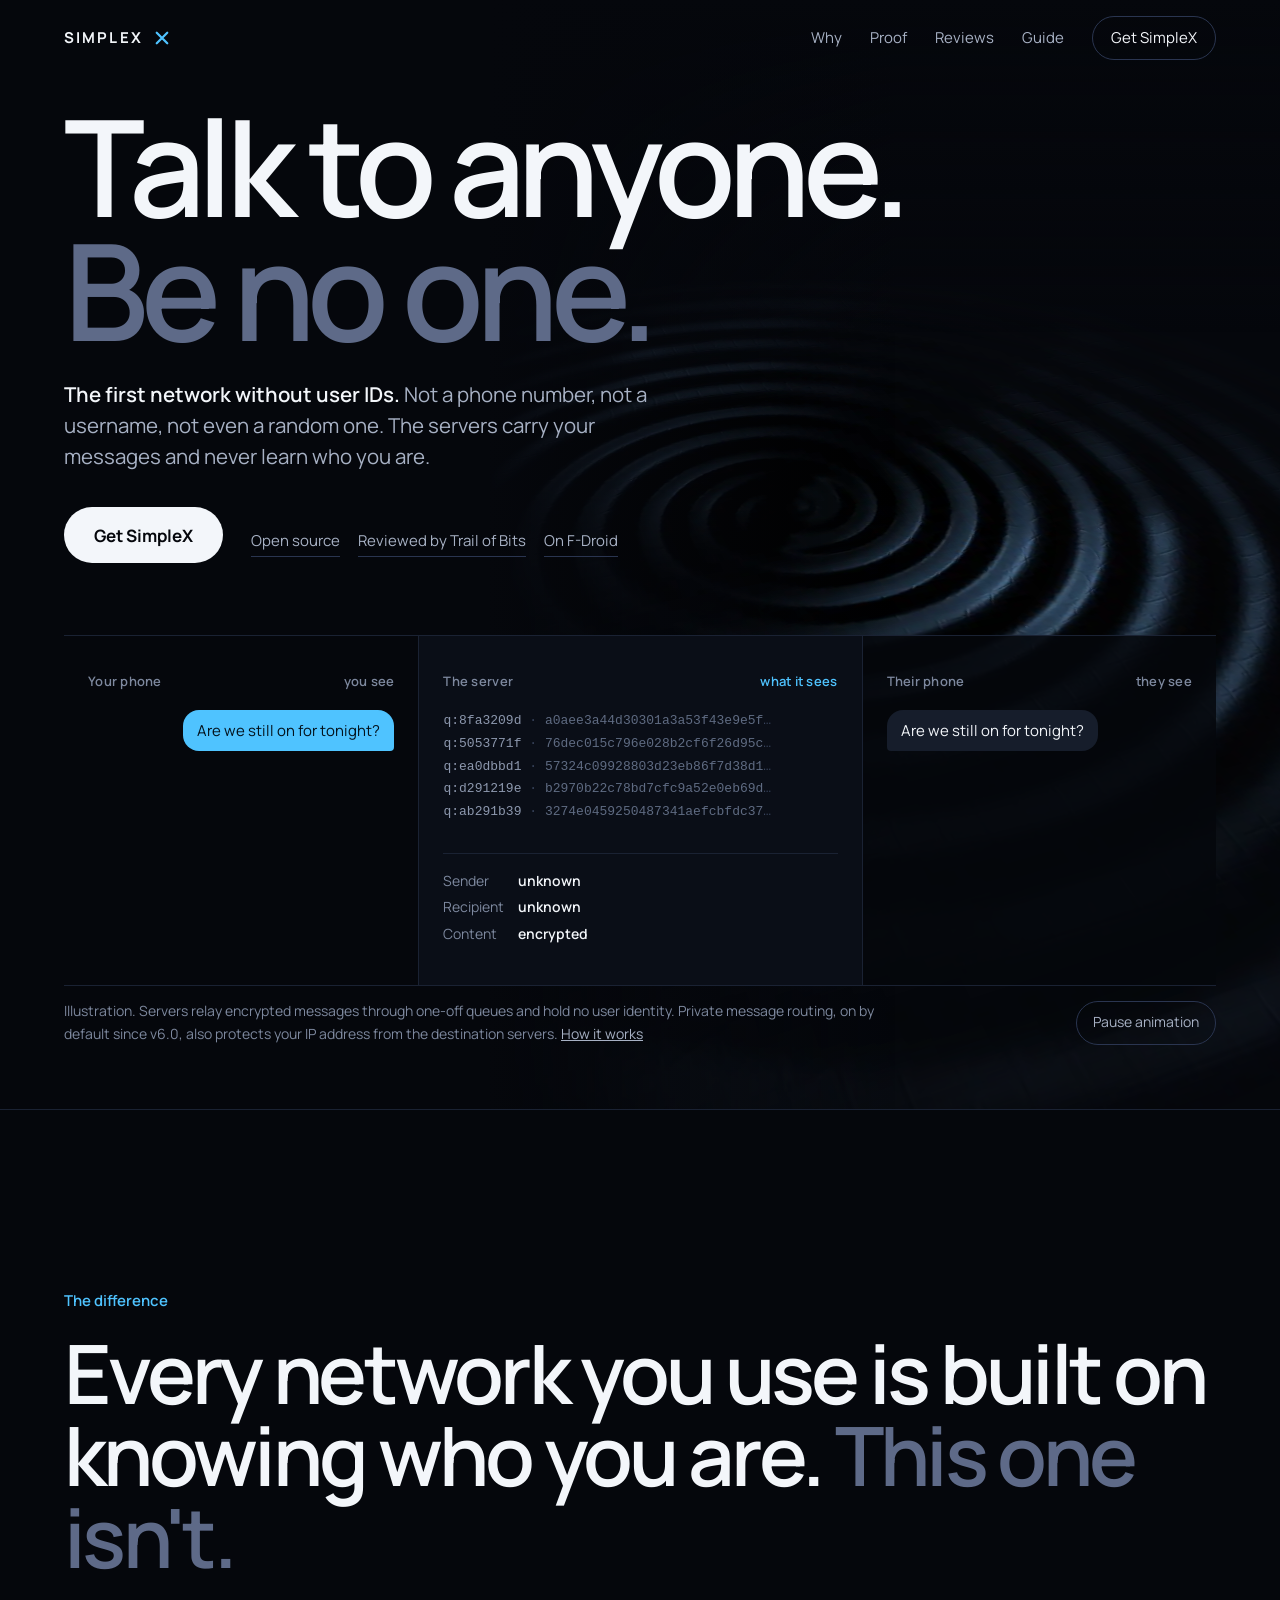
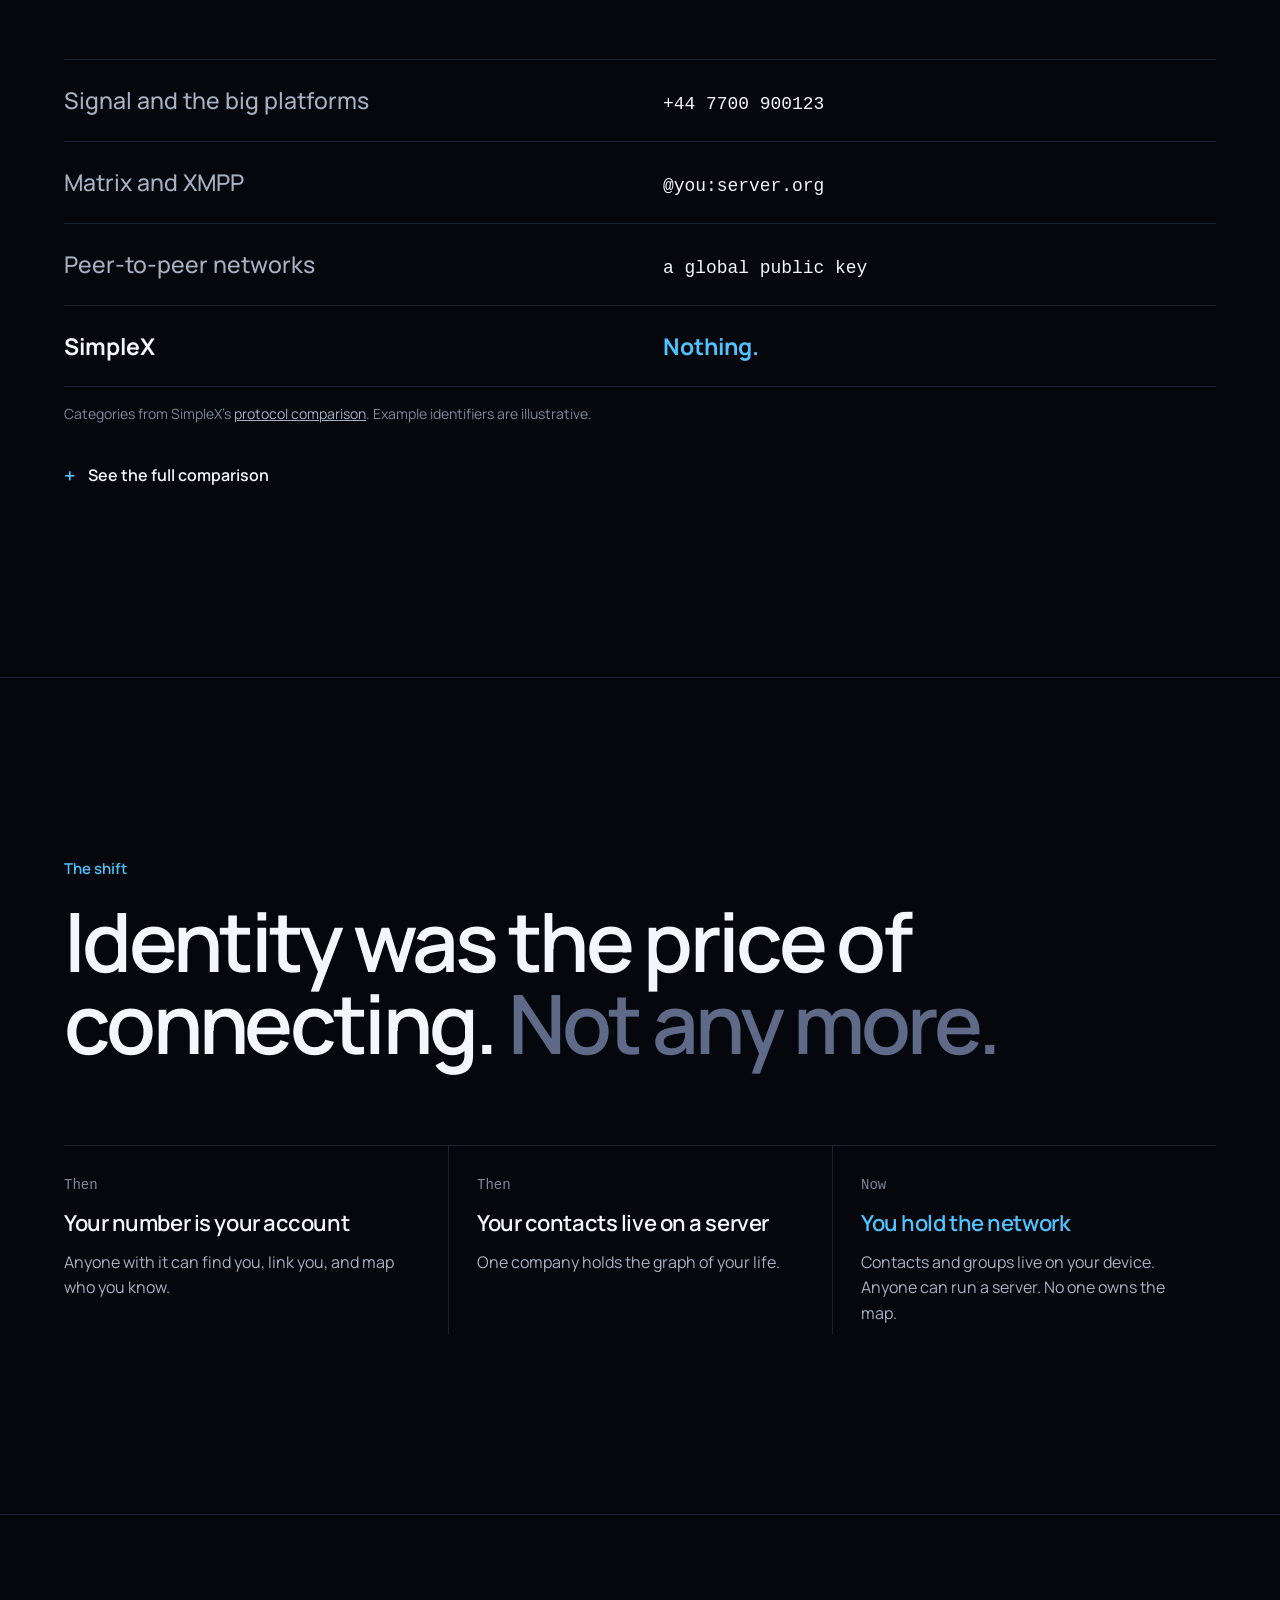
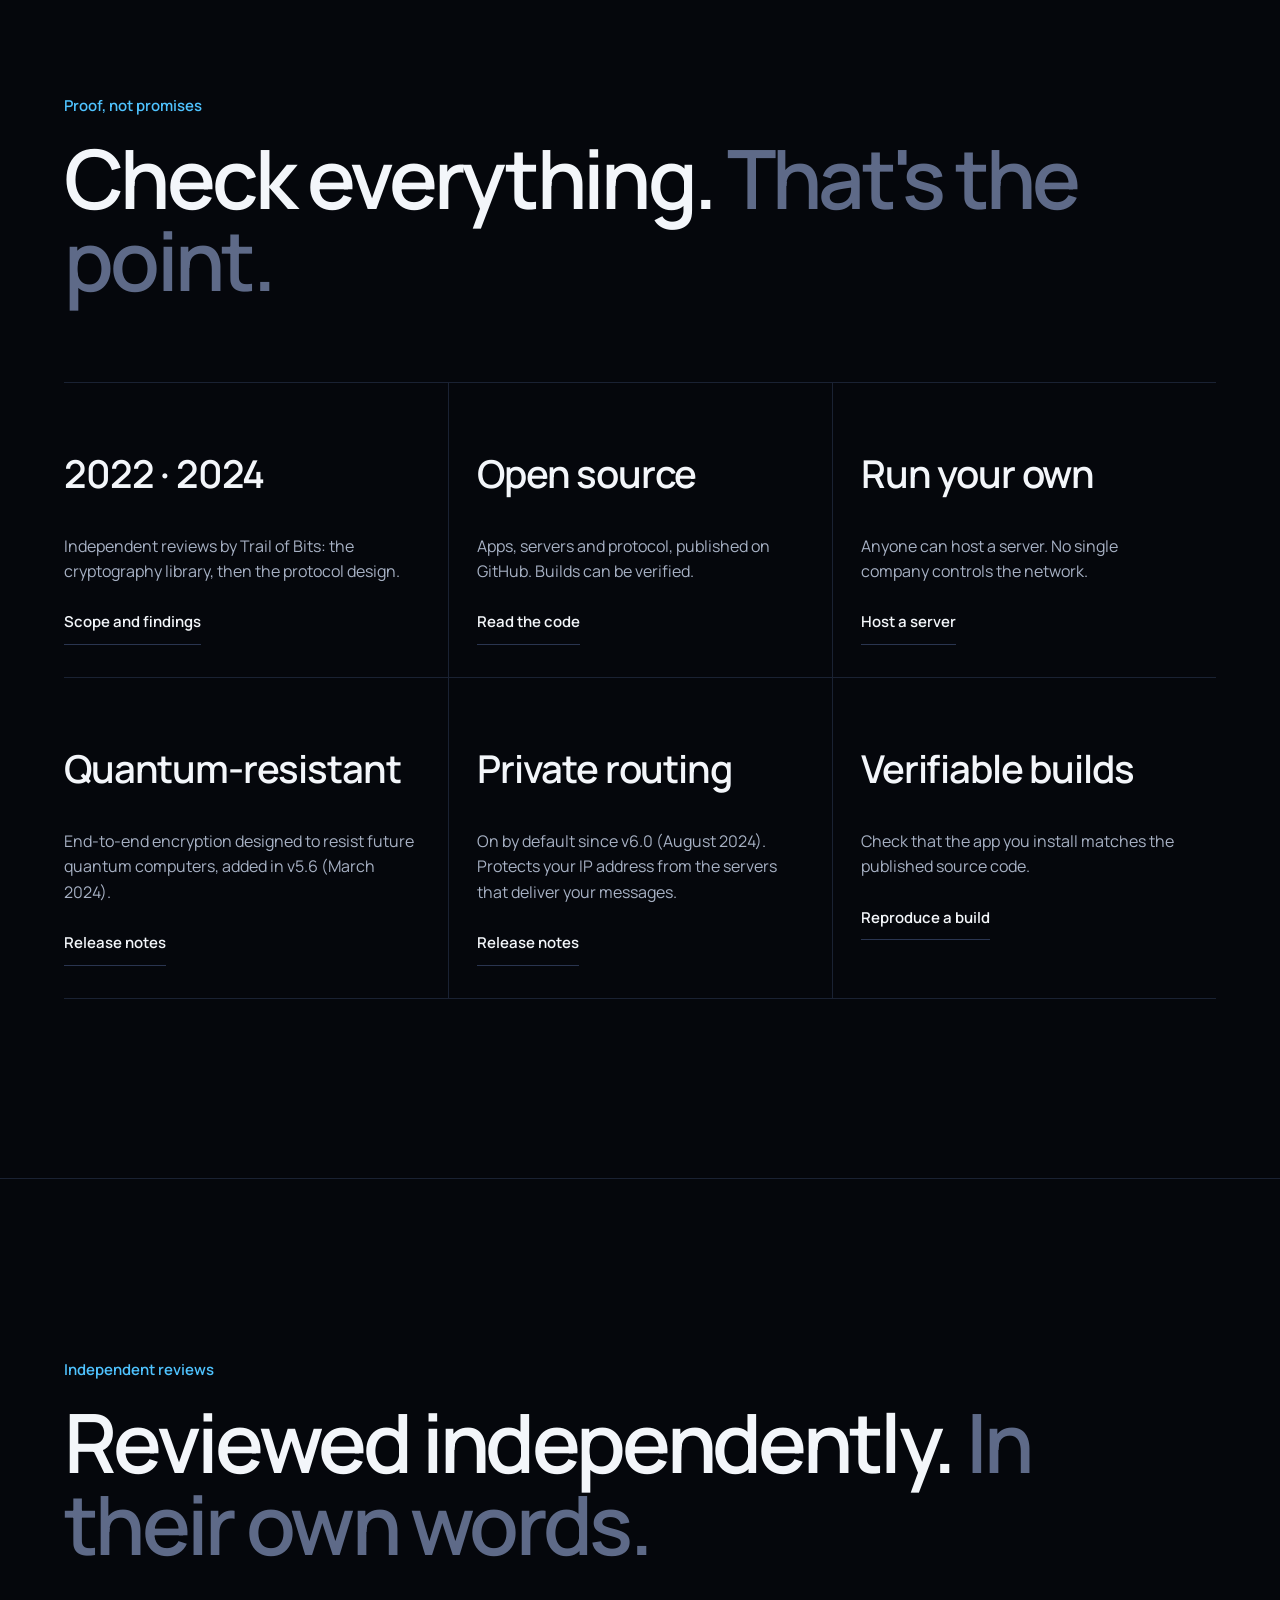
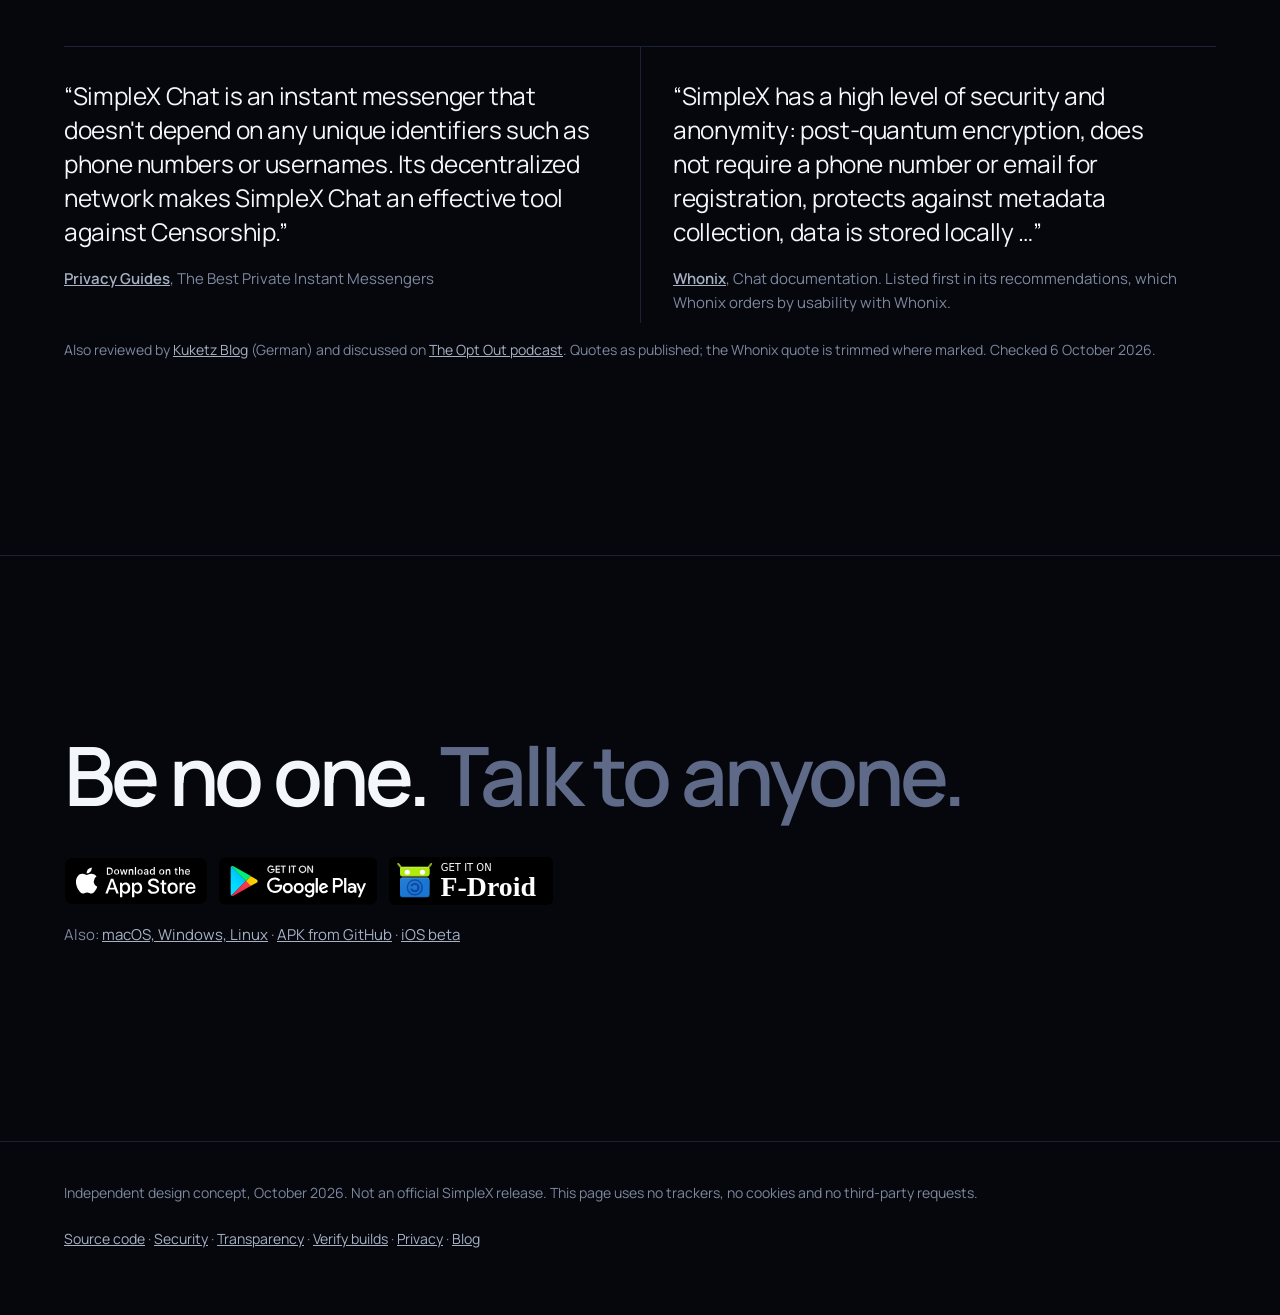
<file: index.html>
<!doctype html>
<html lang="en">
<head>
<meta charset="utf-8">
<meta name="viewport" content="width=device-width, initial-scale=1">
<title>SimpleX: talk to anyone, be no one</title>
<meta name="description" content="The first network without user IDs. Not a number, not a username, not even a random one. Independent design concept, not the official site.">
<meta name="theme-color" content="#05070C">
<meta property="og:type" content="website">
<meta property="og:title" content="SimpleX: talk to anyone, be no one">
<meta property="og:description" content="The first network without user IDs. Not a number, not a username, not even a random one.">
<link rel="icon" href="data:image/svg+xml,%3Csvg xmlns='http://www.w3.org/2000/svg' viewBox='0 0 24 24'%3E%3Crect width='24' height='24' rx='6' fill='%2305070C'/%3E%3Cpath d='M7 7l10 10M17 7L7 17' stroke='%234FC3FF' stroke-width='2.6' stroke-linecap='round'/%3E%3C/svg%3E">
<link rel="stylesheet" href="assets/manrope.css">
<script>document.documentElement.className+=" js"</script>
<style>
:root{
  --bg:#05070C; --bg-2:#0A0E17; --line:#1A2233;
  --text:#F3F6FA; --soft:#A7B1C4; --faint:#7D889E;
  --accent:#4FC3FF; --accent-ink:#04121C;
  --font:"Manrope",system-ui,-apple-system,"Segoe UI",Roboto,"Noto Sans",sans-serif;
  --mono:ui-monospace,SFMono-Regular,Menlo,Consolas,"Liberation Mono",monospace;
  --gutter:clamp(20px,5vw,72px); --max:1240px;
}
*{box-sizing:border-box}
html{background:var(--bg)}
body{margin:0;background:var(--bg);color:var(--text);font-family:var(--font);font-size:18px;line-height:1.6;-webkit-font-smoothing:antialiased}
a{color:inherit}
:focus-visible{outline:2px solid var(--accent);outline-offset:4px;border-radius:6px}
.wrap{max-width:calc(var(--max) + 2*var(--gutter));margin:0 auto;padding:0 var(--gutter)}
.skip{position:absolute;left:-999px}.skip:focus{left:12px;top:12px;background:var(--text);color:var(--bg);padding:8px 12px;z-index:9}
.vh{position:absolute;width:1px;height:1px;overflow:hidden;clip:rect(0 0 0 0);white-space:nowrap}

/* Header: almost nothing */
header{position:absolute;inset:0 0 auto;z-index:5}
.bar{display:flex;align-items:center;justify-content:space-between;height:76px}
.mark{display:inline-flex;align-items:center;min-height:44px;gap:10px;text-decoration:none;font-weight:700;letter-spacing:.14em;font-size:15px}
.mark svg{width:18px;height:18px;color:var(--accent)}
.bar nav{display:flex;gap:28px;align-items:center;font-size:15px}
.bar nav a{text-decoration:none;color:var(--soft);min-height:44px;display:inline-flex;align-items:center}
.bar nav a:hover{color:var(--text)}
.bar nav .get{color:var(--text);border:1px solid #2A3550;border-radius:999px;padding:0 18px}
.bar nav .get:hover{border-color:var(--text)}

/* HERO */
.hero{min-height:100svh;display:grid;align-content:center;padding:104px 0 64px}
.hero > .wrap{width:100%}
.hero h1{margin:0;font-weight:600;font-size:clamp(56px,10.5vw,156px);line-height:.92;letter-spacing:-0.055em}
.hero h1 .dim{color:var(--text);transition:color .8s}
.hero h1 .dim.pre{color:#5E6A88}
.hero .lede{margin:28px 0 0;max-width:30em;font-size:clamp(18px,1.6vw,22px);color:var(--soft);line-height:1.5}
.hero .lede b{color:var(--text);font-weight:600}
.cta{display:flex;flex-wrap:wrap;align-items:center;gap:14px 28px;margin-top:36px}
.btn{display:inline-flex;align-items:center;gap:10px;min-height:56px;padding:0 30px;border-radius:999px;background:var(--text);color:var(--bg);font-weight:700;text-decoration:none;font-size:17px;transition:transform .2s}
.btn:hover{transform:translateY(-1px)}
.btn:active{transform:none}
.proofline{display:flex;flex-wrap:wrap;gap:6px 18px;font-size:15px;color:var(--faint)}
.proofline{margin:0}
.proofline a{color:var(--soft);text-decoration:none;display:inline-flex;align-items:flex-end;min-height:44px;padding-bottom:4px;background:linear-gradient(#2A3550,#2A3550) left bottom/100% 1px no-repeat}
.proofline a:hover{background-image:linear-gradient(var(--text),var(--text))}
.proofline a:hover{color:var(--text)}

/* DEMO: what the server sees */
.demo{margin-top:clamp(48px,6vw,72px);display:grid;grid-template-columns:1fr 1.25fr 1fr;gap:0;align-items:stretch;border-top:1px solid var(--line);border-bottom:1px solid var(--line)}
.node{padding:22px 24px 26px;min-height:250px;display:flex;flex-direction:column}
.node + .node{border-left:1px solid var(--line)}
.label{font-size:13px;font-weight:600;letter-spacing:.02em;color:var(--faint);display:flex;justify-content:space-between;gap:12px;margin-bottom:18px}
.label .tag{color:var(--accent)}
.chat{display:flex;flex-direction:column;gap:8px}
.msg{max-width:88%;padding:10px 14px;border-radius:16px;font-size:15px;line-height:1.4;transition:opacity .4s,transform .4s}
.js .msg:not(.show){opacity:0;transform:translateY(6px)}
.msg.me{align-self:flex-end;background:var(--accent);color:var(--accent-ink);border-bottom-right-radius:4px}
.msg.them{align-self:flex-start;background:#161D2B;color:var(--text);border-bottom-left-radius:4px}
.server{background:var(--bg-2);position:relative;overflow:hidden}
.log{font-family:var(--mono);font-size:13px;line-height:1.75;color:#5F6B82;margin:0;padding:0;list-style:none;min-height:9.6em}
.log li{white-space:nowrap;overflow:hidden;text-overflow:clip;opacity:0;transition:opacity .4s}
.log li.show{opacity:1}
.log .k{color:#8D98AE}
.log .n{color:#38445C}
.sees{margin-top:18px;padding-top:16px;border-top:1px solid var(--line);font-size:14px;color:var(--soft);display:grid;grid-template-columns:auto 1fr;gap:4px 14px}
.sees dt{color:var(--faint)}
.sees dd{margin:0;color:var(--text);font-weight:600}
.pulse{position:absolute;top:0;left:-30%;width:30%;height:1px;background:linear-gradient(90deg,transparent,var(--accent),transparent);animation:sweep 3.2s linear infinite}
@keyframes sweep{to{left:100%}}
.caption{margin-top:14px;font-size:14px;color:var(--faint);display:flex;flex-wrap:wrap;gap:4px 16px;align-items:center;justify-content:space-between}
.caption p{margin:0;max-width:60em}
.caption a{color:var(--soft)}
.pause{font:inherit;font-size:14px;color:var(--soft);background:none;border:1px solid #2A3550;border-radius:999px;padding:0 16px;min-height:44px;cursor:pointer}
.pause:hover{color:var(--text);border-color:var(--text)}
.paused .pulse{animation-play-state:paused}

/* SECTIONS */
section.s{padding:clamp(96px,14vw,180px) 0;border-top:1px solid var(--line)}
.kicker{font-size:15px;font-weight:600;color:var(--accent);margin:0 0 20px}
.big{margin:0;font-weight:600;font-size:clamp(40px,6.4vw,92px);line-height:1;letter-spacing:-0.045em;max-width:14em}
.big .dim{color:#5E6A88}
.body{margin:28px 0 0;color:var(--soft);font-size:clamp(18px,1.5vw,21px);max-width:34em}

/* ID ledger */
.ledger{margin-top:clamp(48px,7vw,80px);border-top:1px solid var(--line)}
.ledger{width:100%;border-collapse:collapse}
.ledger th,.ledger td{text-align:left;padding:22px 24px 22px 0;border-bottom:1px solid var(--line);vertical-align:baseline;font-weight:inherit}
.ledger th{width:52%}
.row .who{font-size:clamp(18px,1.8vw,24px);font-weight:500;color:var(--soft)}
.row .id{font-family:var(--mono);font-size:clamp(15px,1.4vw,18px);color:var(--text)}
.row.us .who{color:var(--text);font-weight:700}
.row.us .id{color:var(--accent);font-family:var(--font);font-weight:700;font-size:clamp(18px,1.8vw,24px)}
.src{margin-top:16px;font-size:14px;color:var(--faint)}
.src a{color:var(--soft)}

/* Shift */
.shift{display:grid;grid-template-columns:repeat(3,1fr);gap:0;margin-top:clamp(48px,7vw,80px);border-top:1px solid var(--line)}
.shift div{padding:28px 28px 8px 0}
.shift div + div{padding-left:28px;border-left:1px solid var(--line)}
.shift .era{font-family:var(--mono);font-size:14px;color:var(--faint)}
.shift h3{margin:10px 0 8px;font-size:22px;font-weight:600;letter-spacing:-0.02em}
.shift p{margin:0;color:var(--soft);font-size:16px}
.shift .now h3{color:var(--accent)}

/* Proof */
.facts{display:grid;grid-template-columns:repeat(3,1fr);margin-top:clamp(48px,7vw,80px);border-top:1px solid var(--line)}
.fact{padding:32px 28px 32px 28px;border-bottom:1px solid var(--line)}
.fact:nth-child(3n+1){padding-left:0}
.fact:not(:nth-child(3n+1)){border-left:1px solid var(--line)}
.fact .v{font-size:clamp(28px,3vw,40px);font-weight:600;letter-spacing:-0.03em;line-height:1.1}
.fact .d{margin-top:10px;color:var(--soft);font-size:16px}
.fact a{display:inline-flex;min-height:44px;align-items:center;color:var(--text);font-size:15px;font-weight:600;text-decoration:none;border-bottom:1px solid #2A3550}
.fact a:hover{border-color:var(--text)}

/* Quotes */
.quotes{display:grid;grid-template-columns:1fr 1fr;margin-top:clamp(48px,7vw,80px);border-top:1px solid var(--line)}
.quotes figure{margin:0;padding:32px 32px 8px 0}
.quotes figure + figure{padding-left:32px;border-left:1px solid var(--line)}
.quotes blockquote{margin:0}
.quotes blockquote p{margin:0;font-size:clamp(20px,1.9vw,26px);line-height:1.4;letter-spacing:-0.015em;color:var(--text)}
.quotes figcaption{margin-top:18px;font-size:15px;color:var(--faint)}
.quotes figcaption a{color:var(--soft);font-weight:600}

/* Full comparison */
.more{margin-top:28px}
.more summary{cursor:pointer;display:inline-flex;align-items:center;min-height:44px;color:var(--text);font-weight:600;font-size:16px}
.more summary{list-style:none;gap:10px}
.more summary::-webkit-details-marker{display:none}
.more summary::before{content:"+";color:var(--accent);font-size:20px;line-height:1;width:14px}
.more[open] summary::before{content:"\2212"}
.scroll{overflow-x:auto;margin-top:16px}
.matrix{width:100%;min-width:640px;border-collapse:collapse;font-size:15px}
.matrix caption{text-align:left;color:var(--faint);font-size:14px;padding-bottom:12px}
.matrix th,.matrix td{text-align:left;padding:14px 16px 14px 0;border-bottom:1px solid var(--line);vertical-align:top;color:var(--soft);font-weight:400}
.matrix thead th{color:var(--faint);font-size:13px;font-weight:600}
.matrix tbody th{color:var(--text)}
.matrix .good{color:var(--accent);font-weight:700}

/* Get */
.get-s{text-align:left}
.stores{list-style:none;display:flex;flex-wrap:wrap;gap:12px;margin:40px 0 0;padding:0}
.stores img{height:48px;width:auto;display:block}
.alt{margin-top:18px;font-size:15px;color:var(--faint)}
.alt a{color:var(--soft);white-space:nowrap}

footer{border-top:1px solid var(--line);padding:40px 0 56px;color:var(--faint);font-size:14px}
footer .wrap{display:flex;flex-wrap:wrap;justify-content:space-between;gap:16px}
footer a{color:var(--soft);display:inline-block;padding:8px 0}

@media (max-width:860px){
  .bar nav a:not(.get){display:none}
  .demo{grid-template-columns:1fr}
  .node + .node{border-left:0;border-top:1px solid var(--line)}
  .node{min-height:0}
  .shift,.facts{grid-template-columns:1fr}
  .shift div + div{padding-left:0;border-left:0;border-top:1px solid var(--line)}
  .fact{padding-left:0!important;border-left:0!important}
  .quotes{grid-template-columns:1fr}
  .quotes figure + figure{padding-left:0;border-left:0;border-top:1px solid var(--line)}
  .ledger th,.ledger td{display:block;width:auto;padding:0}
  .ledger tr{display:block;padding:18px 0;border-bottom:1px solid var(--line)}
  .ledger th,.ledger td{border-bottom:0}
}
@media (prefers-reduced-motion:reduce){
  .pulse{animation:none;display:none}
  .msg,.log li{transition:none}
}
/* Hero background: gravitational waves from a binary inspiral, rendered in code (assets/gravity-waves.py). Decorative, no text sits on its brightest area. */.hero{position:relative;isolation:isolate;overflow:hidden}.hero::before{content:"";position:absolute;z-index:-1;left:62%;top:46%;width:1800px;height:1800px;transform:translate(-50%,-50%) perspective(950px) rotateX(58deg) rotateZ(-18deg);background:url("assets/gravity-waves.webp") center/cover no-repeat;-webkit-mask-image:radial-gradient(circle at 50% 50%,#000 20%,transparent 58%);mask-image:radial-gradient(circle at 50% 50%,#000 20%,transparent 58%);pointer-events:none}.hero::after{content:"";position:absolute;inset:0;z-index:-1;background:linear-gradient(90deg,var(--bg) 0,var(--bg) 38%,transparent 70%),linear-gradient(180deg,var(--bg) 0,transparent 30%);pointer-events:none}.hero .node:not(.server){background:rgb(5 7 12/.86)}@media (max-width:860px){.hero::before{left:62%;top:700px;width:1000px;height:1000px;transform:translate(-50%,-50%) perspective(600px) rotateX(55deg) rotateZ(-18deg);opacity:.85}.hero::after{background:linear-gradient(180deg,var(--bg) 0,var(--bg) 19%,transparent 33%)}}</style>
</head>
<body>
<a class="skip" href="#main">Skip to content</a>
<header>
  <div class="wrap bar">
    <a class="mark" href="#top" aria-label="SimpleX home"><span>SIMPLEX</span><svg viewBox="0 0 24 24" aria-hidden="true"><path d="M5 5l14 14M19 5L5 19" stroke="currentColor" stroke-width="3" stroke-linecap="round"/></svg></a>
    <nav aria-label="Primary">
      <a href="#ids">Why</a>
      <a href="#proof">Proof</a>
      <a href="#voices">Reviews</a>
      <a href="https://simplex.chat/docs/guide/readme.html">Guide</a>
      <a class="get" href="#get">Get SimpleX</a>
    </nav>
  </div>
</header>

<main id="main">
<section class="hero" id="top" aria-labelledby="h">
  <div class="wrap">
    <h1 id="h">Talk to anyone.<br><span class="dim" id="beno">Be no one.</span></h1>
    <p class="lede"><b>The first network without user IDs.</b> Not a phone number, not a username, not even a random one. The servers carry your messages and never learn who you are.</p>
    <div class="cta">
      <a class="btn" href="#get">Get SimpleX</a>
      <p class="proofline"><a href="https://github.com/simplex-chat">Open source</a><a href="#proof">Reviewed by Trail of Bits</a><a href="https://simplex.chat/fdroid">On F-Droid</a></p>
    </div>

    <div class="demo" role="group" aria-labelledby="demo-h">
      <h2 id="demo-h" class="vh">One conversation, three views</h2>
      <div class="node">
        <p class="label"><span>Your phone</span><span>you see</span></p>
        <div class="chat" id="chat-a" aria-live="off">
          <div class="msg me">Are we still on for tonight?</div>
          <div class="msg them">Yes. 8pm, same place.</div>
          <div class="msg me">See you there.</div>
        </div>
      </div>
      <div class="node server">
        <span class="pulse" aria-hidden="true"></span>
        <p class="label"><span>The server</span><span class="tag">what it sees</span></p>
        <ul class="log" id="log" aria-hidden="true"></ul>
        <dl class="sees">
          <dt>Sender</dt><dd>unknown</dd>
          <dt>Recipient</dt><dd>unknown</dd>
          <dt>Content</dt><dd>encrypted</dd>
        </dl>
      </div>
      <div class="node">
        <p class="label"><span>Their phone</span><span>they see</span></p>
        <div class="chat" id="chat-b">
          <div class="msg them">Are we still on for tonight?</div>
          <div class="msg me">Yes. 8pm, same place.</div>
          <div class="msg them">See you there.</div>
        </div>
      </div>
    </div>
    <div class="caption">
      <p>Illustration. Servers relay encrypted messages through one-off queues and hold no user identity. Private message routing, on by default since v6.0, also protects your IP address from the destination servers. <a href="https://github.com/simplex-chat/simplexmq/blob/stable/protocol/overview-tjr.md">How it works</a></p>
      <button class="pause" id="pause" type="button" hidden>Pause animation</button>
    </div>
  </div>
</section>

<section class="s" id="ids" aria-labelledby="ids-h">
  <div class="wrap">
    <p class="kicker">The difference</p>
    <h2 class="big" id="ids-h">Every network you use is built on knowing who you are. <span class="dim">This one isn't.</span></h2>
    <table class="ledger">
      <caption class="vh">What identifies you on each kind of network</caption>
      <tbody>
        <tr class="row"><th scope="row" class="who">Signal and the big platforms</th><td class="id">+44 7700 900123</td></tr>
        <tr class="row"><th scope="row" class="who">Matrix and XMPP</th><td class="id">@you:server.org</td></tr>
        <tr class="row"><th scope="row" class="who">Peer-to-peer networks</th><td class="id">a global public key</td></tr>
        <tr class="row us"><th scope="row" class="who">SimpleX</th><td class="id">Nothing.</td></tr>
      </tbody>
    </table>
    <p class="src">Categories from SimpleX's <a href="https://simplex.chat/docs/simplex.html">protocol comparison</a>. Example identifiers are illustrative.</p>
    <details class="more">
      <summary>See the full comparison</summary>
      <div class="scroll">
      <table class="matrix">
        <caption>SimpleX's own comparison. A "Yes" is a weakness.</caption>
        <thead><tr><th scope="col">Property</th><th scope="col">SimpleX</th><th scope="col">Signal, big platforms</th><th scope="col">XMPP, Matrix</th><th scope="col">P2P protocols</th></tr></thead>
        <tbody>
          <tr><th scope="row">Requires user identifiers</th><td class="good">No</td><td>Yes</td><td>Yes</td><td>Yes</td></tr>
          <tr><th scope="row">Possibility of man-in-the-middle</th><td class="good">No</td><td>Yes, if the operator's servers are compromised</td><td>Yes</td><td>Yes</td></tr>
          <tr><th scope="row">Depends on DNS</th><td class="good">No</td><td>Yes</td><td>Yes</td><td>No</td></tr>
          <tr><th scope="row">Single operator or network</th><td class="good">No</td><td>Yes</td><td>No</td><td>Yes</td></tr>
          <tr><th scope="row">Central component or network-wide attack</th><td class="good">No</td><td>Yes</td><td>Yes</td><td>Yes</td></tr>
        </tbody>
      </table>
      </div>
      <p class="src">Source: <a href="https://simplex.chat/docs/simplex.html">SimpleX platform overview, "Comparison with other protocols"</a>. Published by SimpleX, not independently verified.</p>
    </details>
  </div>
</section>

<section class="s" aria-labelledby="shift-h">
  <div class="wrap">
    <p class="kicker">The shift</p>
    <h2 class="big" id="shift-h">Identity was the price of connecting. <span class="dim">Not any more.</span></h2>
    <div class="shift">
      <div><p class="era">Then</p><h3>Your number is your account</h3><p>Anyone with it can find you, link you, and map who you know.</p></div>
      <div><p class="era">Then</p><h3>Your contacts live on a server</h3><p>One company holds the graph of your life.</p></div>
      <div class="now"><p class="era">Now</p><h3>You hold the network</h3><p>Contacts and groups live on your device. Anyone can run a server. No one owns the map.</p></div>
    </div>
  </div>
</section>

<section class="s" id="proof" aria-labelledby="proof-h">
  <div class="wrap">
    <p class="kicker">Proof, not promises</p>
    <h2 class="big" id="proof-h">Check everything. <span class="dim">That's the point.</span></h2>
    <div class="facts">
      <div class="fact"><p class="v">2022 · 2024</p><p class="d">Independent reviews by Trail of Bits: the cryptography library, then the protocol design.</p><a href="https://simplex.chat/security/">Scope and findings</a></div>
      <div class="fact"><p class="v">Open source</p><p class="d">Apps, servers and protocol, published on GitHub. Builds can be verified.</p><a href="https://github.com/simplex-chat">Read the code</a></div>
      <div class="fact"><p class="v">Run your own</p><p class="d">Anyone can host a server. No single company controls the network.</p><a href="https://simplex.chat/docs/server.html">Host a server</a></div>
      <div class="fact"><p class="v">Quantum-resistant</p><p class="d">End-to-end encryption designed to resist future quantum computers, added in v5.6 (March 2024).</p><a href="https://simplex.chat/blog/20240323-simplex-network-privacy-non-profit-v5-6-quantum-resistant-e2e-encryption-simple-migration.html">Release notes</a></div>
      <div class="fact"><p class="v">Private routing</p><p class="d">On by default since v6.0 (August 2024). Protects your IP address from the servers that deliver your messages.</p><a href="https://simplex.chat/blog/20240814-simplex-chat-vision-funding-v6-private-routing-new-user-experience.html">Release notes</a></div>
      <div class="fact"><p class="v">Verifiable builds</p><p class="d">Check that the app you install matches the published source code.</p><a href="https://simplex.chat/reproduce/">Reproduce a build</a></div>
    </div>
  </div>
</section>

<section class="s" id="voices" aria-labelledby="voices-h">
  <div class="wrap">
    <p class="kicker">Independent reviews</p>
    <h2 class="big" id="voices-h">Reviewed independently. <span class="dim">In their own words.</span></h2>
    <div class="quotes">
      <figure>
        <blockquote lang="en"><p>“SimpleX Chat is an instant messenger that doesn't depend on any unique identifiers such as phone numbers or usernames. Its decentralized network makes SimpleX Chat an effective tool against Censorship.”</p></blockquote>
        <figcaption><a href="https://www.privacyguides.org/en/real-time-communication/#simplex-chat">Privacy Guides</a>, The Best Private Instant Messengers</figcaption>
      </figure>
      <figure>
        <blockquote lang="en"><p>“SimpleX has a high level of security and anonymity: post-quantum encryption, does not require a phone number or email for registration, protects against metadata collection, data is stored locally …”</p></blockquote>
        <figcaption><a href="https://www.whonix.org/wiki/Chat#Recommendation">Whonix</a>, Chat documentation. Listed first in its recommendations, which Whonix orders by usability with Whonix.</figcaption>
      </figure>
    </div>
    <p class="src">Also reviewed by <a href="https://www.kuketz-blog.de/simplex-eindruecke-vom-messenger-ohne-identifier/" hreflang="de">Kuketz Blog</a> (German) and discussed on <a href="https://optoutpod.com/episodes/s3e02-simplexchat/">The Opt Out podcast</a>. Quotes as published; the Whonix quote is trimmed where marked. Checked 6 October 2026.</p>
  </div>
</section>

<section class="s get-s" id="get" aria-labelledby="get-h">
  <div class="wrap">
    <h2 class="big" id="get-h">Be no one. <span class="dim">Talk to anyone.</span></h2>
    <ul class="stores" aria-label="Get the app">
      <li><a href="https://apps.apple.com/us/app/simplex-chat/id1605771084"><img src="assets/badge-app-store.svg" width="119" height="40" alt="Download on the App Store"></a></li>
      <li><a href="https://play.google.com/store/apps/details?id=chat.simplex.app"><img src="assets/badge-google-play.svg" width="135" height="40" alt="Get it on Google Play"></a></li>
      <li><a href="https://simplex.chat/fdroid"><img src="assets/badge-f-droid.svg" width="137" height="40" alt="Get it on F-Droid"></a></li>
    </ul>
    <p class="alt">Also: <a href="https://simplex.chat/downloads/">macOS, Windows, Linux</a> · <a href="https://github.com/simplex-chat/simplex-chat/releases/latest/download/simplex-aarch64.apk">APK from GitHub</a> · <a href="https://testflight.apple.com/join/DWuT2LQu">iOS beta</a></p>
  </div>
</section>
</main>

<footer>
  <div class="wrap">
    <span>Independent design concept, October 2026. Not an official SimpleX release. This page uses no trackers, no cookies and no third-party requests.</span>
    <span><a href="https://github.com/simplex-chat">Source code</a> · <a href="https://simplex.chat/security/">Security</a> · <a href="https://simplex.chat/transparency/">Transparency</a> · <a href="https://simplex.chat/reproduce/">Verify builds</a> · <a href="https://simplex.chat/privacy/">Privacy</a> · <a href="https://simplex.chat/blog/">Blog</a></span>
  </div>
</footer>

<script>
(function(){
  var reduce = window.matchMedia('(prefers-reduced-motion: reduce)').matches;
  var log = document.getElementById('log');
  var a = document.querySelectorAll('#chat-a .msg'), b = document.querySelectorAll('#chat-b .msg');
  var hex = '0123456789abcdef';
  function rnd(n){var s='';for(var i=0;i<n;i++)s+=hex[Math.random()*16|0];return s;}
  function line(){
    var li=document.createElement('li');
    li.innerHTML='<span class="k">q:'+rnd(8)+'</span> <span class="n">·</span> '+rnd(28)+'<span class="n">…</span>';
    log.appendChild(li);
    while(log.children.length>7) log.removeChild(log.firstChild);
    requestAnimationFrame(function(){li.classList.add('show');});
  }
  if(reduce){
    for(var i=0;i<6;i++){line();}
    [].forEach.call(log.children,function(l){l.classList.add('show');});
    [].forEach.call(a,function(m){m.classList.add('show');});
    [].forEach.call(b,function(m){m.classList.add('show');});
    return;
  }
  var be=document.getElementById('beno'); be.classList.add('pre');
  var paused=false, timer=null, demo=document.querySelector('.demo'), pb=document.getElementById('pause');
  pb.hidden=false;
  pb.addEventListener('click',function(){
    paused=!paused; pb.textContent=paused?'Play animation':'Pause animation';
    demo.classList.toggle('paused',paused);
  });
  for(var i=0;i<3;i++) line();
  var step=0;
  function tick(){
    if(paused){ setTimeout(tick,500); return; }
    if(step<3){
      a[step].classList.add('show');
      setTimeout(line,350); setTimeout(line,700);
      (function(s){setTimeout(function(){b[s].classList.add('show');},1100);})(step);
      step++;
      setTimeout(tick,2000);
    } else {
      be.classList.remove('pre');
      timer=setInterval(function(){ if(!paused) line(); },1400);
    }
  }
  setTimeout(tick,700);
})();
</script>
</body>
</html>
</file>
<file: assets/manrope.css>
/* Manrope (SIL Open Font License 1.1, (c) The Manrope Project Authors). Subset to the characters on index.html, weights 400-700.
   Embedded as text so the repo needs no binary files. Regenerate with pyftsubset when copy changes: see design-specification.md, Typography. */
@font-face{font-family:"Manrope";font-style:normal;font-weight:400 700;font-display:swap;src:url("[data-uri]\
A4NoC4F2AAQgBYUyByAMBxuyXwXs2AvgPCg8cJ/3toxE2MhByhFFIcHZ/4fkyZDqsPpCkOOw4BohR8koFTTTpNQ7qXDT4oVDbyPLC32uFhdaCTo2Wll7P4ne\
cbNZ7DP9S4LZYzyhglAL/m2EDRsT2HjeKglHaOyTXIOnbf8/Z3eJFlxh6SVSCUEQYSmrWMVquNdEb8bzvR8Z6R7ANjuMWogV2NOFFZgBRqKAqCAYjTFnFYoI\
Jpio6NAZe8fif27qklU6p9u7apf9U27Vv6pU4uABEqShmzFjzPS2tz3uyfLCFz9c9Ch+WnFtcWaAFgNP8RDtR3uzf/Zc2yVxPIo2CA1P3qj/UiYROiESEinh\
Q1St75fVn7n3HsITT0gCIzCevzAIg7IYgdAowqOQBB7J7X1un7PIlx04jpdWxVZOTBNgI9BCUUU6q8SkShW+xGRoLr2UENSIHAD4yU2YoqreVIlw+Q89Ad9i\
W54ECy0m+tzccltJmWzX4uZ0rxn0jnsgwdD/b/nO7vuX1ibpClD1eOwvFokTm5nJn7PcP7S2+ZS+Z+h104rG4ohD2F5UVYlGGITEIVScRDuMtfh9a2rDRkdZ\
YEsqShzMyxRBVumb7d8JgiugMXYj3NXI/r3OrP3PDthB6JyZ88w/9s1k+viAy+JJlgW2d/OtkJdYCnpZ6w04Gz7iCoi6L4d++B8gtEQdQndFT0VRY9EW11Rn\
4k9fnQ7IWOKpxEmMWcah86v7NvzXnK79B+xC+hNJxR1yuMM6ufkks5/vLvFsBzrwB7qNA0EzbSYEtbOY43Y2Kj8b7QACH/u5uPLw2dr7WltUG9iX4ZTQBAGo\
ReXQ99+ExAD76mZBNrDvtotygcUAcHh5zNuPBbmgBBC9lEFRfpm6zyL2DAISPuNlLOMTUs7nbj7gzP+UkhotdTwsuY5UZhVUY7VCvux6Sf03Pnaxbtfz5KVt\
bpO27cxu6M6+2/3kU/3rvxnziRr+IhEJhJyGVhsjlpkFx8rOwcmN5+EVEBIWERWTllEgKCopq6gaMK1GtGTZqnWbGpr2HWiRaZQIAPuFBBwUGXA0q1ahv0WD\
1BoA1HUv/R+dWgGAsx4CwDXBjQg7Ayxhz50ubUBNPY5mLDEAGsVPIisJkwwgpzQardSEYHSyM/3AlRiA6ho1Ut/DXK3hTnliYm2RYVZJTrMo8Of8P2ZArRUT\
G9giTa65Qgxx40yFCJoHc0Ig4yllSbOBEmomOVVK5fX4dF1I8fnWWmpGxiUPfDyyaNWOC9CzUEocOAm5CH8QjXIzGkIPteJ32By62YSI0vydw+nqs7bG6kkF\
ayswB4xeJ8tnYfIyxFixPF8n1BmQA6hHQCkIQuODgBxCXStQGfv4qszuFUxXuZTaumqjnkCI5pWAaQS0apKoFqgVWNWqC6Cjrsr18K4aiBM07CWWJ/jgC58h\
H8MrI8CoZQxs1U5f+v8cgIQ5RdbsDu98iEI5qEaR9dMsBFpWckS0+iwFi7mdWWLfeQspZOGdZ3GdTbWV7Od51wIYAPQjANpGoEW4U71W+UMMsQZ4EEEnYipO\
YCluQzvJ8Oh4z0NlETMrspIzhKaB0KsVxQJxBrA8JiqehgQkrX4btfkKg2D5xM0iLMBojg7a2e0K9GxK7GweHkzj6/iJ9M7cK31xi91ozcQljd8KqJhIovgf\
lNosZsyj5XIjg5TvsJCGtVSmfVXA/BfpgkXHdCnNknxG8sGEOeXjbBpAmisA2iWpCCNLnG/MKU7HF3m7DHAmPSROj8o8XaISJV3jBCh14/JhLN84aa4l8f8G\
l+Ez6btbV1e8zc3ySxcpySmMf2b7NZOQSaEY23LFCiCJyFu6mRWZ2yiR+/TESoRZkNt07OFeD8p3lfTFneAy5gZjNZVabxjNmyDHDKz1WgF9Bq+BTAthXOuX\
5a5MLfA+1B5+Ll5+960VAmM5tz8jXd73dEukoF1vCf3RqXsLVl046gAlYb/Yt85XlssTW3mvprCRQu6VHtJIITSMtrgJx475Xq4BPhL2Ir2wovT7QLSEk1yG\
hKsJoJCfsSbS3pHmG+vBwHHjbozdo4toQzekvGTyJnVWtHiE+xU0vrjYs2e+QiuNqrERGU+z5BGiduVy5u9ZeGDV2Z9QUnRO5jUocLssUZrrxjFJ0TncpPj0\
sHahBcASKdcRlJT5eQ9b5b12S+nhqM3PmwoeAnyCEV+zDDzm9nVT6WEkFoWZrXGxhrWyRzi6T+PPo8pd0TdcLvfBo166A37taRZr0p8hue6eXlu0aKn2L/LR\
zXxdCe9NNeRH6SiXuBTDeF9WI2boYbx2rSfg78ueK3ClPR0YI7HXCtRVEsnKaJ708b9VbJFh+a9f9NmYZUaPAvO/W0BRI2QABQUZFS05AwM1Ix+NgAyXkpKE\
VVuSjhzJOnasF0Ec09DS0TMA2gCEkUk7AGAADFYHMwsZGY6VjR3gQDjJubgpADwFJSUA8PDy8SPU1AKCQuTHeyn00gNDFQSCuMjHG3yg97aBa7TNVzN1mdrI\
lKA0tSfUFjklFO+1wlXX02caKBQs0zEaJSSas8hLYNy9DJnugfE6UID7XOMIAGoFIIMKBDS0kMMABRgoRWPfF1/7uLmCcAUK/eptdlHm2H4aBWzZQ9tzgPea\
FeRlgI5D1JPGcegz1BaJO8NXK5H2JgqYO7M8bBZDL0UwiolUM+G4ZNF4QRkUXi+KTw4liGD0ocSncy+gOa2dhBOUBmS8uFVQLtOJHbXmgofptdsxNzz3I45Y\
JiLJaUh3ZnM1L/OnuLKtsHfv3yaoi/WyZeho+zWtGwtw7BMkGt9egADorbylUYt3TWeir2yMf+FOTPSBxfEz4jhRX8rVvb8AEKh4n/OxAwHUqzJR+hf1NDfl\
B3ekDEEk1o6ny4RtHGejvEayej9lzRa+fLjUjHW1YWd14m+IOCjKT5YRDgiUVZtxXIPyH6r0hsZ129iQN003kfZBlGfV2Bs3Y17uSXj6PaH9MBLDYNDwIkAE\
Lc0EkKQ3XQpVzxsIe1sEbGB4DfTWQvQEXdcdoTyOsaRHXmVzvK+IPiKNlzaJx5CXNP7HfyijYmJFhGkWu74mqkiuNXK+BrnqQifmeVlqzHsHFFRFqefQFKHR\
5TlQsnvNkmjICdfIWoCqHkNnu+EsY6gZVhIPFDNBih0/TXMsmi4i1Jtd9Mz3QYvgBndXUBTbVF62YtOWbTt27TlyE6EmmrdqzboNDU3HrkXdzVJE2OMBCmze\
cWsbWdzEzQxZ3LjjA4S88vVka99DmfGgAdWGEtvApQ8jIfuPwj/uQCnyqmGFUZrlRdW0wzQv636cmo5oZxdXTy9vX/8AbEhoRFRMHDE+kUylpaZn5VXGAgWC\
AB7E0Y1v0Lg50m41wwXVAkF2i7HYNT61MztsWFrU8zErhmoS3YjGsh3XyDHMCpOoz90Ytv+vz89psnyJeUfx+2VevZRd+TOGtccNXe26iIt9eDJ+f8/ze3z9\
sXsB1YhcM3SAyVraSYNsbUQAz7gZT31j2wbm6AGhZ1ReWH8cioEPMdgzKWP+T4BuU+Ep5EYwt1YAwDeQbRS767zdgfr8Ob0IAQCUOH5xBipo8qSUnfFHSZK/\
2dZOLXEiTNRG6L0smjp8BMCf8m0Mn4Q+BUUVK5+V+tFb3vmswlt5Jx/0mqS/ALyApLyisioC260c75gkQM2sF6RjIIFQ1GHeN/zqfv3+1P2uu2+B8Isya5Tz\
+IvqWhZddd2xJN+34JKahmlL5lwTHUkmVBcpandFOQ6CDO5ZZIYwQHnOIrNEBhwfInNEjtpM5o+mZP0VAAC3AMDfAE8Fyh9Afw3IEuBPIxlJ0m6uhBI632e2\
ng6R0kIG0+hBFCHLbMJ8ECX5rPrxcZVWYEQYc4ZSRXTasjJ5hnqMtQyiMjJeOJI2yY8mYqSqBCsCtshSVBRdBYVCUG/e4SgRsDAUVgmRYyOYJQ7XYQEIiKCx\
mnNRWfSmVGFzsNjSLGIBKlfj4lyuU4WLCOmwj66UM5hOthx8YTx/NsEIUV8hQJH5Ix+6sRpDFBX6NECvljgQ+zsJixCCTT/sokBb7ERlEuUStcgEK//+eHwj\
UfuPyc/ZtCfGF1YoRczdE8kLE5WdcFeRXyH0AntPPntNeZwVDw+YdVyo0BwnRtGV9cdLSZrBPqhEONZei9jnA4T+p7QEGq6JPjUrDbnN5g2VQhbF8nbcEsli\
JkRh4Yf6S6dTODZOT/ZsB/aqkSzvHVK5G8jjvkiPVFfV+SMSfU9rakmYo1qj6p5VHGOdd8WoZZj7uZuZLqFr67Xld8j2PhaM7dxfqdMju4OparymSeIF2tjV\
LSVGoj7jyZQKiEotV4CwV72r+cECrcBRFpkAlo9bT7Iyk9HwdShsO9A77R1ScnwXaOBhbw9292JXN+3pss3guhPPQKIqiAueC80xz6wsu7237F7GBHmYkN8g\
GFRfxZTwiXNZZF9BZ7P7Cs3qj91Hyprrew4oNGimNX7WixGGi3IydmoKrNg7TuAfl8Bc0JylJpqpI1QxSj7NhZCcd5K4gPlI5QWvvBIRPlxvLiAODFuXI3TM\
Yi7ExIKdmBqOzDV72l1TAUQEgmIPCYxKhRk0FEHw8pirIpiI5NEPQZ8tzNT2YlcAVqnGCB+rYCkHdYGa2jFjvzOoIlaPVwJVs06csEr2BrZ+eki54+xt18RU\
UbeJWfQxj9riW9rwCtQq+IiDn+rA6E+2HImuVzI2ByOmytlM1GZZpzCadTfHIOOiU0raH/qVN85hohGkFm9yUqclM3OBSviMOKy90+1oa2/kWYvWeqQ6Dihi\
31fpanw/GSXlJqzVRghNy82+qoBj55tI6+UcUp6CYDan6FrWt44tdyE103Kp/tC4VpxaJr66bXp5yVy9ryreU0cNgWrIRjYncuj6Gl2okHXbGSfkC+pGMtSB\
tvnjwK7JoNEJEqzmyqn2X6luGyGh9tZvvKbUL5a2iP2iSmPrm+6TM11AUuCaWm8tUxQgQeDywbFTjxKESr13avKY6yxjK+4d7C2vEOz5b5n33/gYQMs6kdom\
9UYzdvT5wV14HVC1QdQYvyT6MEkQRiVkS/MarJKcdRKttZa0tzhKtMOZFaK1VuOkGlqe4VL9Jkvte7Ffwb+wYvnKq0W5r0xlhQQOUT+VdmUD9RGGLYKKEvur\
vqxvJA44uBwFij3cBSgEnjMSu7qqkAlByUthwUnpqI3qFomWRhssjcxSDt4CWyjuQbeaUXBigm/VfjyyXP0r4SXDnJNeddCxFmzbSLCqbmJdXq45yl+vUY7X\
b4gcNfXNz4dOJZ24pQ0LW7bPuTDsE3poCRWzL+zwGjvm7LDQffLalpSBnYhYzxbo4mJi528EnVWN63phUSf1wI3Nu2/ASMFxHV8mSpF7n8i6GUus0tHj/s6H\
lgxj+k9snQoFMu/ULFn8s1RtLHz6pA5OdAM9eyOmhBRVTLWsuJv1pQUn/e3ch9oe5oLyD/MlsZ6zgA3SAvPS/VTqRGpR+YE0I2SL2fCZ1sqMA0cp1afYo/gW\
j4jCqAhMdVVI5EJLj3++h09OUCq7OqcHrqOWzY70RN650xNpdmT5pzu4LPNMLaZenzkxea+ProzYD/vpSg/7J0+8PmsxyTN1WXYHQfx/NXIRpjvV/z+VYzM7\
CwwYH6ZavoSaLhu1JVFKvVKtfzjwXXtH4PuBwQo1dbKUGYpgIw2c9x9KOaWy7znLp9S1a+KTdad1E1xE9X7MmDpJUJ1+yI/YdOjyU4Ob6ANdxpb1NwcFE3Cv\
l64MUtxd5IP+CRg4tyP9nkxvSNVTU4l1J1tsNUVs3K5m3ebO0KGTpcsCwYPizwjU6rZfGjZmdBophdVlE9AFDhuIMrTAJ9wnbgiyMp5vR5whEG5xon3X/NB/\
S8+PnbxytT9bZbeMd6/JmDZnbD/XDNLD7DgDVXySgRQe/7YL14bL53NPpzU4CGTDiumR3tinN9L0yDJ78sGJHTjQYLAnAFbDGM1xfDUfIR3JL4s4lE+PPETJ\
POROX7U+4z085Y80jGIiwbLc19eyQjB+adM+KPMgnI6qrqRSKysZNGGfrZ3Tb4f1tt01XtLBsB2cqp0e8nzTVKN63tH4hzSqeZrGLc+GRjJ3+SSV49BmYd52\
oUbY7Gxv5TyXqCiLvKCy6r13kjjQ/jCla16jpk9nY0JW8ziWCpRur7i8IExEXLFNtVbUXLE5PQrDSKOFDbZmHUHDOliVr5xazldKwgJq7FdT29fxni5g0INH\
y9I7bPwDnJWmx1J0Brd3vO3LLyb8yIL2OkXfdYTf+44VcFw77aemOqb6SdgHR7mxfq3PAq6a36CaySCoflhRnt7HCm7N/fj/TN+vLPWQuknwKF7Pzn+qjl/D\
n9JT8Y8Hmr6N/ae/nFkj608f5HrgGKpMGBfZEYsPqCgLj1CNVDmtd0Q9UMFTYri2bySvl6qX1brFpP3e8H7u5dyt6R7rCt2G6xWTHFnPOtqr0vowCTUbIvYj\
KvQrsPIzKhNavkqrOEvHUBcry7h0Z6CjeJe6MyRGhJlwpauXu8ijI0ZG8xFL3RUokBZwC5EWUZn5vHysuLwMc7I7vyifm4M5UV2JEfPyIBi180FHESDGEZM7\
4EHriPDDsDmrzWITWZiZuWMgO/g4VCKO73k5k9tPMyN3bXNte9YNlqiepe58xOgIHbHI4/Ze6coE4UiGxKVuBrOQl4cRV1ZjTnBz8ot68oNOlpVjxbz8k5kW\
yEIuSAsgBjX0tKX69/TeSsTjFr7gQWehktRCt73ktd1L4zOzD65dnL0/VbQ704bGtPdkf+t3RpY7l8NX5la5SB3sPclQgxj5LayKmpioSHyv6qPDVdurAP07\
WmDdlG4R3YAxJ4yG4ba3x3pPQpWBkmz9FkupmHTlkuKBY8Gce+q+NaDXjGjYjaUXu+PCih0iaFvaSGnq44UPLhQ2UNpdaSnudTqdmKgRkBYwLBQLQUFaeqxr\
TN5BGt2FBpV7re6YWCz+WSdIr2+qaWDIBjwZ6xyDFlATcOkPZMXfdVx1birJytUHOPJHiCNA8AIQV7Jas9wLnbDltFhNiULyP1Pk7J0nz07DfcIxQDcoIC0/\
wFYtk0unN/dWx1mlU4STidlpgrj4XSWwqqo8mqGgaAlhqJFHHaWIXVPlf2fr0Ojj9hKI37Wl8KRtmH1gz5ujYtGz/aX87JBjVSf3v4ytT8hxkNFssEC+8sE2\
aztO/ovux75CWjSAjCaw0Q1SHfrOEVrcPNN8mVesmRbFPQSHIqU6Lx3Q0z3yaadOB09TI34qu6qck0qwvdzswDTpNBsL908PIaWxDoaUlR0L285RSOBpb0wc\
yi1FFEi0kUK3uTEdqvS5myajA/Nj+h7OwApRWSTL8jUOvCBVFn6nc9lPgmhk7MPXKlQ293WuElfBZm3bXZ5rRjDsAXhke/ydeqqtoGjZhQaRZgOap/KxRGWx\
pOe1DShQFTp3AlIyEKkS2Oi/wSKNAztVhega5CMScpEEqmOGfDWRj9BTKOKrjRvuDRJhRbDp3lVHiV0objNf0/eClzr1QrdJgCZs1t/W1c5o3mG0rZ7T2Qxb\
7A5XmVeZ1x9OjFrFxcOxxaGgGDfKy28wrBmf8LEB44bTwCF0xOI68B4ERU0TOuMIHvg3PTT92jg0tnGEB9ICoAIwWMHRwY7MYEJ0GycGT2qLi2qDmO768iuL\
xY31V8tKrtYQtzKJRf7u3vJZmziwUTdrf3AtG0Vp2WKcKcxJQyQhWJGYDnLX1D62GU7VB1NkJVV+l+PV9uyaFk/5UUbNSier+PqVYpDRGGXrGf8e87fgbyFX\
OMge1AB7FH0hnjGim87epBxKpTe6Y8m9JEIfKSmht48Qn9qF3+bDcNq2huAcC/IzrfJyD9gTTmEsVVUuMxoYt+/UQwGqabWu7j7nY0ftw/t1beXXs3zIdJJF\
YA+OmDJIIQwluGA8ki+Wljaim4218NZqLaM1sZ9A7EtMJPb3ETskhimJCYS+Jw5uGW5SGmhDtxmqKYEPqulyVtGJ+sbaqw0OWrmbCw/ll+TsPpJQUXE0QZ7I\
kvzcg/lbMQ32Ddca67efuJLVxGZOdre27+KyWGPc9tZd3U3LJbyy0lJeiTFuCbbLLQPTlAXmal3tffan9tpHakauZvsm5R0koBdHSOWTiWFn922UMW5WVywz\
GPW379Q0cH40tUWoLeknfYTYIx5yUY2LnsbHcTS6neADsRAL+EBsILbK9NQRCQywjBZi4yikChGpv3WntiHYFyQE+wNENjFtdxV2XJULKnCoVo1fnP5JIsXD\
u7Gusc60avnGG2OGbSz+ufIBm+TzT7ZWvJ2dZjifXmjs6ZFpZKyvR7DtlQxz6x4d41tHJO9xcfX7YF6HjXbvKFHFeYT5BAxL4Xz6meIBMTxWsPhlafnLYtvF\
7om9CEi7dTnhgxe+YLfUfMBJSzClJd7jttR8xg5cyAnvWIR+KBT1mLB7Y7x6Nsm+Mju7sjvDlX5ld6xXSxWKOgtEobk+97ACTyjoMwQ9mtIuhvbU7Y0TIcQc\
mIVZYu5EcCKbFV3IGrAO8YVxEIYF9NsWMOBEahbuhi/s14MQxqdxCZdxjfLW+GBi7n3KmQgBjf0gJyxmvgFZ7hsmqO2/mMXvHsatuHqG2vk7HKvwVftgUC6q\
BsL1mPCm5YOS4T71no23DxGUP/4OVYyPJ/2cWiSatNlTQLYBnd6VDggZFqtq07G5qpkFO9rZ9VWUdK36VeV5PKaTBk0qNfqzGzVZ+VQ8dZRMGaUlU3fupJAr\
RiZHk+YYvMkN7mnu7qkeHlCQ9Ug9YkQiq6yvN/2S/D2Bi0C3RoG5ZKusLb7+WQS06LpAMffcafqG4ckc9bPnVXLGFrRLDl6OQcg0y88PHW0lNeHUQz8ZBbA8\
g+OZYSEtJHJ4S0sw3pvlEJJVnwl+WD9ShGOQq1m2BEa6h/BorPd2cEX3c6pgT+RjRA00JN7fJbxHrMdNbfMxtcyLtT5qlW8UlkxIJCUmhBMTKXgCJRGIqJKL\
fn4Ygl2rRDgEW/DkTwZZkbGhYQ2UPPpBqrlpprJD5IB5XohT2A/OFn+phGQNW5yfwYJrRqC7WVhCXMShM+OuqtpwveVO+Dpq+6EpcuoQT4Hmqxy3A+nKcY7f\
wAu2/rA4zQ8yHzqpk2CvbkCSfDpoA7bWDn0bCi5cKNzQ3+8YUFjP2Tew3kW8ATu849vcHXztvE17QiB0M2+Dg0+HZ5Jjkvqr3xjCjzKTI4fE+/2UjV2SLLV0\
tOhod938Fz/JFq5h28XRVyoN8b7RmEupKOy+ymWSUEi6XVFJWiaiorLiNhFIHCOQ/jkqIIgHKPAtHeNDcmm5R/dX+dojJxivirdJVVXwfZQtXKzDiveGlU6n\
lI9A2ZVfiPFVj/Tr3wdCpvV4EUtPy7TXTNVeAxTTlIHDNP3zsirKQU37DT8iNPsMd0oG81a6sauEinWp2WnnitlxBBtmE8qGSE04/8cwIkz7YfMSU8e0C47D\
HXDPLCB34zVQk7gGeBsAAMXt27ffb33/cSoggGx7j3AD+VcVZjbunGq9FmuXFhxQv/ZFeBBZnXO7LjlDpW4nYN7AbbtkDAuLEdyYXbCssAgCy7lUtEoQZvda\
vUrSNGhQgHnqtaFoSgxTSUtJaLtG416s3+ezzV28n63WmxFI23bzNQklraOutuJNuI+JXtQ/a2xnsPt1nFagDYmuIGCOOIXq3w7Xfylv+1KHpe3/fhAAggCZ\
wS0AyBwAwKSs4TH6TVryxJtsIO5si1ciUpzhnM+HSpRbESu1yqu1hkpUb1qr3Tq1W3uqn806hhurcZ+AKZ7+mZ9nq7Tmm7QVK9jde2yv7v39sP85tFwr7z4u\
h3byT985fV5l/RStygdkw2RZ8lF0NXpBbilEUZSAElPSSl65LZciVypXr/Qof5UhhR8zHSuq69Rt6gH5QHmKfLl8s/pP7VM31IPYT2O/jR2Mnbwy46yvqa3S\
Ctpu7Qgg5BVJUEhRyFNgadL43fqf9OEDaghQgg0AHIP1B/tbU++mQbarC1j8mczeq/B/IfXd+jCIebg8sHJDUCPduXzWF9MZtW8ZKsMXsRKge0DW/eq/NF1P\
KTDB4jqzTK2wN1uCnDBVGL0Gajyd05QIUh1p+9PI2VSSFEoOtS2te3myLJsLxr+85LNTM5SdRj1l/+cboinIwRJRKuQBRd2w4pv7alveiTIw713gwlhgofEz\
Chj0Yi5m1BmRfBICf7vWF46tq+uqvvA9TRjb9jR9qRhc8GcSCCUoIHDG3eA1/SBz87P9Lnj8xtz0bkbE0CRLhEKDIxbdq/tlHhCmd03gakNEN0ISGxxWcw9d\
HDq04YvaSFL71QVCKG3Xu9mIy5iZwPzyTZxdmEluNOsp+3enT/EiVzaTzWY9esgiGrWW6qBSCCEj6wdE09O7xWVg3rcYOx9b/JaV2eEwmrXCzxht8vsadi0R\
+wBsQ7g5EeVGAIXviUjEX8IGegSJ1R1KWL1S6GWlpWm9BZ4Ixgd6AIs+yHV7XXlOdjFR3hJynEoFptFoYLwAZXYqj7bEC7vFX9+fm0QWurAe4TPiKp+UPkzE\
ZePrYYku4h2uFgGeY7zeeKnQ+amzyf65bQGFrpejiID8gDRw6klUwFxK/fno0SPfn5LJ8D1lY8V92UqofEAckMzZQj1GhWw2apSYKwsr6Dywl4dpugXPjS1c\
FWJ4+cbk1PTJxzJdTwOjXuxbEerJVAOHjB6pZrYEQxu0p8/v6/jvo6zf5PY8G+CPP0d5zbmyQsBiQBhEfKIRu1Tm5vTUtCTLA5PXUOqMZCTYXSMB2qG2v6NG\
mBq5GJrPlVf8dX8RX128VbggrgG5MUKcOJ1O5HHiB1zk78jZ9Ir2eMZo1JiWWaw75HVz0U67WhRf0ZXMCEOr/xuSVx9KOpKYlQEhH8sPBAnyq92IQrRVk6uy\
/Th5Wvu9wX/+SEdp9Mu9hcsTbgKSR6g3JdiZnJo+ulqBrL431hn2u2164edJF2gAIpPrJthPgN3JUv+CaaFCOp+GdcGNPGDMRDxmMtR/PCEVYo8VJoiK4VqA\
A80diVmS25kb8lCkyWoT7BGUb8FmvoItAhZd8P2F4Dr427Vb4frP3Px/V54gguGpBZ1ZxOAGOO+qYzjJE3ZT1LzGH+yuARUd+IsQiZCZSQEWjibLcLId8h7b\
dWWZfCRJmY+nYCuNbDmTaVArEAmfCATLSIT96191iA9xSeDyQ6FNj7ibp+/Kya2zs5+impTsSPAZoX7NzFZL7tu3WCfaHHrg5OgSRUU7V5TcsirB5GaysAVR\
hQhSpyMHghHOrR+akwdwuRTWcpnUgEgbaPnplABUD3az70kayfWlMYrg2tTgmmrNYSq3otdahqSCoXYukOSGeInf2xBF7Y8BmlB8h5zcI8YUM7BGlIJyHncF\
hHL+s/AH50DtfCEulWxRupwuw3Z0jRCKT3TGNMo5cMWId/Z2f3k1ZMbF5MZ2wVT0Y62FCMwRpcIF+F/XNZau7/87jcjRJxC62jya32ArG0xwqT+ouDktkXbx\
HlBui9/012HKEY0IC1RWz0YJkmzthg26kpDTp5vgHkcsnD+fi0jlZ3Er4hK0uNbg3AfdLSNFe5MaN63FbU80wn/yzFUwm29AJm9LX1ltp2ci+N9N8CFKhcGD\
03EttbJKFfdwBVPuQfjq0n09Whl+kfP8QkOCBRfAnZ2ts9yWVCKRqkYKOxUoghU6MoeHhMYCMlfagHNqAnwYd0WtJmFbJn04dkJJ2H/6hkFREkmLzo/HwhZD\
vocyqf4R8tdHy91cJVZ30jP32le+bJPeffNjQuoqPgKHwtSSQpn1DKmMXU+nhGXK5mZuRyI9krC/NV2WeolfnBlx4ImO2sjh4ZF/EHNqxFZJ/fsCW3r2R0Id\
WyTXtldmprplN+YI3yHxHlH8rh0mCDgYcIkNJdfs0u7rPISgI/UWnJX6KUkIosBOXqtxgXa+yOHBA1WBF86JV149Lw5i8A97FSw+0DWqouQLmanknWlxYXX1\
8Pz5XUm6IG5sMJJCZsMA88fHxcXlw6Oct4FUdBT/704bPXNyOIpyz2eu2oHYfqlWkTyacc8Me5qd6rKeUZk7C6OSapDKSyxkJ/ITRsK2hzMWCdtt//gy4rRT\
s1S6BA5YlICsGHIvecL81SD/YcHNe7wE/bh6aMtElmsIx2J775o3FDaYrLEa4bQdunIYvWiC+tr++aXJqaml3QtXDjflXiIUXWS3K+h+1unAq/8xc+xzi6L1\
PFjnrfMLHB7cTsX/+jam0WXWDuUzLWRarI73vVmLZ9aFqo+N9uS9XA6GGOU8kKzrGxdOSPeqEj6bJ9e8IeG2E96pEEv/Hlye8mrRKMf5bDXPFZKe4DonqSgE\
QgZvPRwhdio0roM3OjKwy5mUL5zKN/dm89XQsb/PoqHTyxqjLLHVtTxQ0WQ656MnRRJJtBw0pk1B6l4ZnigFOsFgwvpPNPYMUzbr2GShR2/OrPN1YOjoI3RA\
v1npqwW/tQIiupDhC7jvrPHJnBzVrgYEqI33IAAdBAIV6EQ/RxFa9pevyDGU8ND+oaPo+JHOIThiEUJ+BgdCfH1xYbF21d1zdnMAXufbRUQwJL8LH7H/RDqk\
KEXZR6OQFYNc6NlnRz7GggLHS25AOv686aaDnXjAHDJAhY9FzeAFnDBUrjq6t+h2975vkd9fhTqoc7zUIRxHuUNwINzgl7TwYHAdjPvSjSlFMSOnNg7it2xv\
S4PJPh3fmy/fKNQp7esCkBGls32+9Njrcs1xvJgDi9fHUsu/e2VjSnvMXvmpKjU2LkHbrgjnyOCDLZDRQfT+MXVg2LF4fyRUpI6xVo8QV//d9IxUXzwt3qBJ\
fhC6gCu8+LDDIDlratNTgr0piBZWp01+UlQ9FTGfh3+QMpIEZviWxWkJrF9M2WRSAMlgyttXRX1xGUoF237gAQ/q5A/OItdphzPGKNXimfQoYWlhKKCPHcg9\
ODlL/vs/p2rlp+WMxqhV9ylUyKTD0VRCCQLUq/aD397M/Z5bsF6WfNdwKjTwtcvPL2BWsJIyRmD1WjGpmL5YUqkLc7J9MEIpZ5qjhK3lejbp5IxSr2FgvHhU\
eNeLRUfi0FiKk4cHRufsIzvq7s7c5nXW/+oioInnCQWaMlQXSXENMZI+T/6QDCa7JimgV5bzWa/DTJl0+sIna9SlRSN/ilJy3AcSiDrUsPrf9pGmXrtfXiqe\
M7u7atpVPmHUDXzEV220fDIr3cTlsOQhfCGhvYB0fmyTurd/58DbBTH9r1qYlj2c8Gg2oXI3Va/R9eGktHg2ki1G5vMuL1QivSt5amAKkt3fnFLKkh+VaJ7H\
E1UGL8R1MRFTTpQlvV61NF1/c7bq1hZkIpkRJSxcS5t//0YKnWZ6wXytukr/p6q6Gre2BmS3CQr17jGf1EpO1t6RlJVYayOkJybPjkpUBsqyVA9sPeNm/LXB\
jUm52XtAoQx5d2GyvI24ywYv5qTmQff7Am/v3aICr93lwP/2tyNPumZhVnoXzP+P7+6qbwW3zyuz6NgbSxcKB+N7C5rO5n+i7Y1v87TchnPJoy4CMOeHwWKD\
Ez8ZPx5fiW/EL8UPDBmCc66zQdR05at81vOxg87+2aH9KaH37rtW0ZqdVNMDbt+8W4pLpXOyxPGHHbWW3mKpwih3Z4iWm15QesAf/PjR24KAdzwg8Kq/H33q\
xYS69BRiZxN7E/XdzBZobToZN2gIwS1x8cBhkXp6ZeBUfEorNrl5Rlpn5xrINK13/fOTooB6WWFxCRaRyEhN5HdECaFk8Qw5gJguNQhewMfG41INRLOBZkL2\
/WBz5ZW7tjCAsThmyqNUhM/MJ+6cOw+Z3MY4z/l7hb4CeDxrTom4+vT079ZcCq640VvirVpZZTTpdNyjrT2T4M2e+kSq1YbCJjkXsz65M72Zf7xy8MTXEqnb\
g6GjTQFOL1kVf1DJXpUTlZeDCNQ5HDMwrpRmI95+zwn8v4hg4a9VwHlLh/PZ3GSAQhfQKKLeQTzPcipl21+66/14p75Hls4N3gCW8iK0vLh3rX8Zp87XjHH6\
wSIbeFF7oY4K8i2roQtT6ztPCQlqbhYhUG836Oj59V/iT+HjhP2y6ES2EBAiMCeICiJLtZYHZ63a0u7ewWj7KQayu+GIofIrJweim7Ff3Nf6gEn0Wh8CvHPw\
J/x1DBuz8fbBirAjmxMqsGstL8fAfx5JVFkdGgLSUmVaX1tFz71znjkm/DZxPKA/wkYpWekVjFtiZTAFx3WSNK2IvhqGCO+LiZZ0T79dYAxwNB7ZD54NfrzG\
LpQl+j1fr46q/lLiDc83+CLSfiZ6SKCXpS80OVlH9FU8/6vl29dft66fP8/nv+6rIWvwacIDify1GnL2B2tw1euevW63e7u5CRb5bdXoFVSiMPLXc7MoI8mr\
46NjDCizNLNwargugpvnOnhBNzLGfpDX4wHjR2MvN17pypP6wfeS/2hvHmmk5L/ZH0sXBjRb+q1sL6T++mmi79MOvg1+HxALhVg4yrbt2wMnPK+8qnx87aDq\
yT+ONrVhzCrQSOHlD0xgXrvrlmWfVG96UsBMhTSmLpk+RWkO4/YES/2qavgNY9uWHr+cVSgc3T+6SoLLs1Xfob5lemlmf+/xz+1+5irJ4ZBF+AZgEWWCjfmZ\
GNN3zRN1XeIlRIQcAYNJyYOB7K7RmLHl2ugoGwrRfps+3O0/jKE07sVWuKss6LR96zVgo0q/KstMvuNLy4+8VgzM75cYwf2ESd0xhsJFOSOTsVuDuVJZ6Pv2\
fZNLCi3PD0UJrzZYKe370R0+X1ApL1C0K/Dbv39wlOWP/f+7843ZeRWj90Dw/Nra6sJkNQJGiJ5U1AJmyuvntDqvPfIosuBJwfwoDz3bPbDnUOXZf/jmhFUI\
x/QZOknbXuvbaYxGIsm/DAvkWjcsXq8ZfGwy9s9fFemcQYe/MBCyyJfcL7lzBxCEUUIkRvTRUVImPBRPTRFSknTZ2w8mB6MrGLduRc7UaqMjfifF2fXNje3d\
Viu5pTwQtH3tzgBqobGRqAk9mbw6P1gqJFr5l/f3m/U5UTbdqR2vvXaxbynlHNng8weDGjNsNHVQot1A62W1RCIWq80uJbBhy6D4VKu5zbEuJ2vUrdjA2AWI\
KoEkvFIAc3nkV7/9YtNx+5ejFV8CwHe/jz8MAPziL+GaZPCoIn4zAshRAIDA15uY4kkmxDnqvLJ5MLf6WWfno3Cex94ebt3T46bI4/ptCnWE4JNFgh4GzJe5\
ff72otOB3W13ccvZG/LaZ67xzUmqvSI+uIMUJms8OU818cB8R8s4Ygq0TDSsEbgdItqpbZYAlUItKbrk82UQ7oN1ylTf7BmOUfG+7Rr2aBMHQ6z4lQzfhPtf\
WJl66TR9njR2LAiTGA/nf+RBtl+Y37YYu9fjRhZpZhQxB4JVr9atOWstrWhWEp3qXNHHUHBhPOiCTmgDBiynBCDIT68qFTdarO8VFXdy3nlRFfrTWDTjlJIh\
gzBpEzKy4cQ2FxMNUhYHy2hi6cCuGYRQotmEJlv7ZlCN7QUBTM0cRld2I92IaX9oUrFL2gFzqbr0Ve9uGl/BamhMBBKsDwTglmUyPy65BNK0W9nmE3fLpArA\
i4CNEn4vilL0Phal5X1lfSYclbHF+r3k/GHajQDaGIf1aIosYeYGL0RlaIvkqBzKuBRVwxVlUQ0c0RvVgo8DT44OXNzg68QFN12yb9eeK3gpSd368OZGcM6Z\
su04D9A441K0csAGOqu66gqzE5dcJsMkcbviBZflJdJd+8G4JNsR12DWknAZ6bZLxLuatjG4lWToSNKdQ27AoDdMsk1mZ8Ouq45o/qwecRlJPQrqRk0ZU6Co\
HJMFzf1B+04c4+feR8piFWQqaTbZVS31KK2kn3uPNG9y6e7MIDdwB1nuZS55bsj5NtD/20Js883Z78pfxv8ZDgAA") format("woff2")}
</file>
